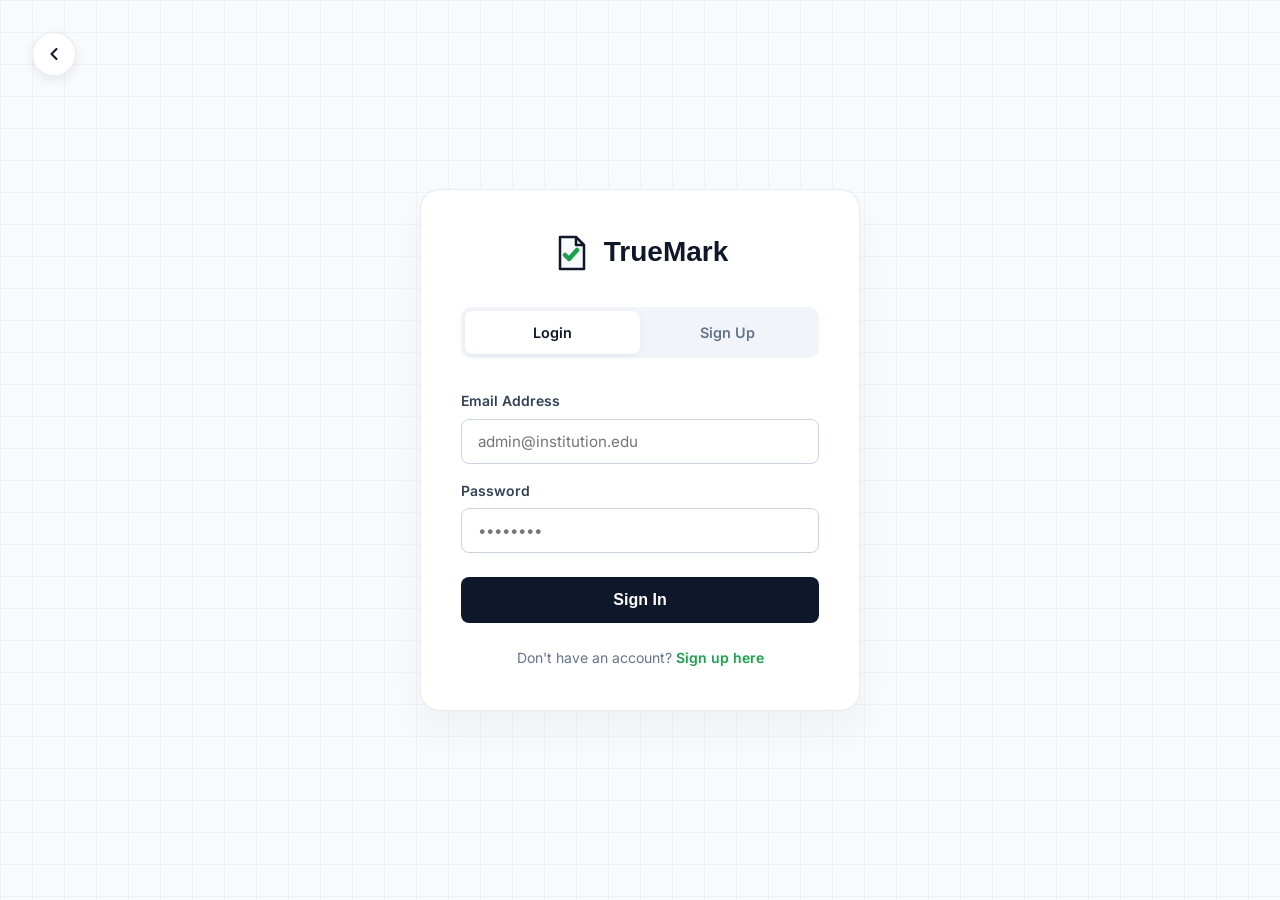
<file: frontend/login.html>
<!DOCTYPE html>
<html lang="en">
<head>
    <meta charset="UTF-8">
    <meta name="viewport" content="width=device-width, initial-scale=1.0">
    <title>Login - TrueMark</title>
    <link href="https://fonts.googleapis.com/css2?family=Inter:wght@400;500;600;700&family=Plus+Jakarta+Sans:wght@500;600;700;800&display=swap" rel="stylesheet">
    <link rel="stylesheet" href="assets/css/main.css">
    <style>
        body {
            background-color: #f8fafc;
            background-image: 
                linear-gradient(rgba(226, 232, 240, 0.4) 1px, transparent 1px),
                linear-gradient(90deg, rgba(226, 232, 240, 0.4) 1px, transparent 1px);
            background-size: 32px 32px;
            display: flex;
            align-items: center;
            justify-content: center;
            min-height: 100vh;
            margin: 0;
            font-family: var(--font-body);
        }
        
        .auth-container {
            background: rgba(255, 255, 255, 0.95);
            backdrop-filter: blur(12px);
            border: 1px solid rgba(226, 232, 240, 0.8);
            border-radius: 20px;
            box-shadow: 0 20px 40px rgba(0,0,0,0.04);
            width: 100%;
            max-width: 440px;
            padding: 40px;
            text-align: center;
            box-sizing: border-box;
        }

        .auth-logo {
            display: inline-flex;
            align-items: center;
            gap: 12px;
            text-decoration: none;
            margin-bottom: 32px;
        }

        .auth-logo span {
            font-family: var(--font-heading);
            font-weight: 800;
            font-size: 1.75rem;
            color: #0f172a;
        }

        .auth-tabs {
            display: flex;
            background: #f1f5f9;
            border-radius: 10px;
            padding: 4px;
            margin-bottom: 32px;
        }

        .auth-tab {
            flex: 1;
            padding: 10px 0;
            text-align: center;
            font-weight: 600;
            font-size: 0.9rem;
            color: #64748b;
            cursor: pointer;
            border-radius: 8px;
            transition: all 0.2s ease;
        }

        .auth-tab.active {
            background: white;
            color: #0f172a;
            box-shadow: 0 2px 8px rgba(0,0,0,0.05);
        }

        .auth-form {
            display: flex;
            flex-direction: column;
            gap: 16px;
            text-align: left;
        }

        .form-group label {
            display: block;
            font-size: 0.875rem;
            font-weight: 600;
            color: #334155;
            margin-bottom: 6px;
        }

        .form-group input {
            width: 100%;
            padding: 12px 16px;
            border: 1px solid #cbd5e1;
            border-radius: 8px;
            font-size: 0.95rem;
            font-family: inherit;
            color: #0f172a;
            outline: none;
            transition: all 0.2s ease;
            box-sizing: border-box;
        }

        .form-group input:focus {
            border-color: var(--primary);
            box-shadow: 0 0 0 3px rgba(22, 163, 74, 0.1);
        }

        .auth-btn {
            background: #0f172a;
            color: white;
            border: none;
            padding: 14px;
            font-size: 1rem;
            font-weight: 600;
            border-radius: 8px;
            cursor: pointer;
            transition: all 0.2s ease;
            margin-top: 8px;
            width: 100%;
        }

        .auth-btn:hover {
            background: #1e293b;
            transform: translateY(-1px);
        }

        .signup-fields {
            display: none;
        }

        .form-footer {
            margin-top: 24px;
            font-size: 0.875rem;
            color: #64748b;
        }
        .form-footer a {
            color: var(--primary);
            text-decoration: none;
            font-weight: 600;
        }
        .form-footer a:hover {
            text-decoration: underline;
        }

        .back-btn {
            display: flex;
            position: absolute;
            top: 32px;
            left: 32px;
            width: 44px;
            height: 44px;
            background: rgba(255, 255, 255, 0.95);
            backdrop-filter: blur(8px);
            border-radius: 50%;
            align-items: center;
            justify-content: center;
            color: #0f172a;
            text-decoration: none;
            box-shadow: 0 4px 12px rgba(0,0,0,0.08);
            z-index: 50;
            border: 1px solid rgba(226, 232, 240, 0.8);
            transition: all 0.2s ease;
        }

        .back-btn:hover {
            transform: translateY(-2px);
            box-shadow: 0 6px 16px rgba(0,0,0,0.1);
        }

        .back-btn:active {
            transform: translateY(0) scale(0.95);
            background: #f1f5f9;
        }

        @media (max-width: 480px) {
            .auth-container {
                padding: 24px;
                border-radius: 16px;
                margin: 16px;
                width: calc(100% - 32px);
                margin-top: 64px; /* Space for back button */
            }
            .auth-logo {
                font-size: 1.5rem;
            }
            .auth-logo svg {
                width: 32px;
                height: 32px;
            }
            .back-btn {
                top: 16px;
                left: 16px;
                width: 40px;
                height: 40px;
            }
        }
    </style>
</head>
<body>
    <!-- Back Button -->
    <a href="index.html" class="back-btn" aria-label="Go back to Home">
        <svg width="20" height="20" viewBox="0 0 24 24" fill="none" stroke="currentColor" stroke-width="2.5" stroke-linecap="round" stroke-linejoin="round"><path d="M15 18l-6-6 6-6"/></svg>
    </a>

    <!-- Toast Notifications Container -->
    <div id="toast-container" class="toast-container"></div>

    <div class="auth-container">
        <!-- Logo -->
        <a href="index.html" class="auth-logo">
            <svg viewBox="0 0 40 40" width="40" height="40" fill="none" xmlns="http://www.w3.org/2000/svg">
                <path d="M8 4 h 16 l 8 8 v 24 h -24 z" fill="#f8fafc" stroke="#0f172a" stroke-width="2.5" stroke-linejoin="round"/>
                <path d="M24 4 v 8 h 8" fill="none" stroke="#0f172a" stroke-width="2.5" stroke-linejoin="round"/>
                <path d="M13 22 l 4 4 l 8 -9" fill="none" stroke="#16a34a" stroke-width="4.5" stroke-linecap="round" stroke-linejoin="round"/>
            </svg>
            <span>TrueMark</span>
        </a>

        <!-- Tabs -->
        <div class="auth-tabs">
            <div class="auth-tab active" id="tab-login" onclick="switchMode('login')">Login</div>
            <div class="auth-tab" id="tab-signup" onclick="switchMode('signup')">Sign Up</div>
        </div>

        <!-- Form -->
        <form class="auth-form" onsubmit="handleAuth(event)">
            <div class="form-group signup-fields">
                <label>Institution Name</label>
                <input type="text" id="instName" placeholder="e.g. National Institute of Technology">
            </div>
            
            <div class="form-group">
                <label>Email Address</label>
                <input type="email" id="email" required placeholder="admin@institution.edu">
            </div>
            
            <div class="form-group">
                <label>Password</label>
                <input type="password" id="password" required placeholder="••••••••">
            </div>

            <button type="submit" class="auth-btn" id="submitBtn">Sign In</button>
        </form>

        <div class="form-footer" id="form-footer">
            Don't have an account? <a href="#" onclick="switchMode('signup'); return false;">Sign up here</a>
        </div>
    </div>

    <script src="assets/js/auth.js"></script>

    </body>

</html>
</file>
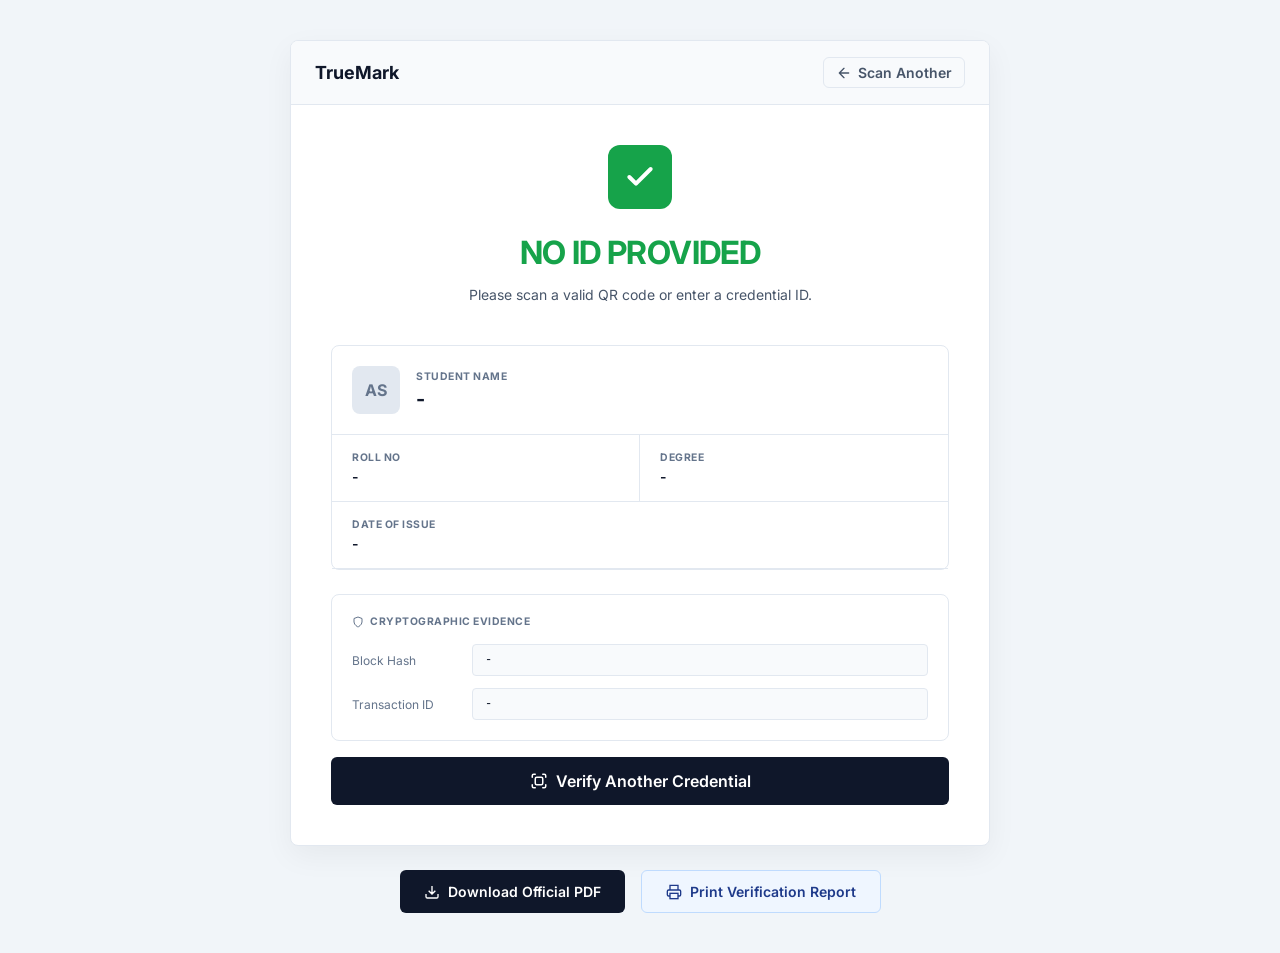
<file: frontend/verify-result.html>
<!DOCTYPE html>
<html lang="en">
<head>
    <meta charset="UTF-8">
    <meta name="viewport" content="width=device-width, initial-scale=1.0">
    <title>Verification Result - Authentic</title>
    <link href="https://fonts.googleapis.com/css2?family=Inter:wght@400;500;600;700&display=swap" rel="stylesheet">
    <style>
        * { box-sizing: border-box; margin: 0; padding: 0; font-family: 'Inter', sans-serif; }
        body { background-color: #f1f5f9; color: #0f172a; display: flex; flex-direction: column; align-items: center; padding: 40px 20px; }
        .result-container { background: white; width: 100%; max-width: 700px; border-radius: 8px; box-shadow: 0 10px 30px rgba(0,0,0,0.05); overflow: hidden; border: 1px solid #e2e8f0; margin-bottom: 24px; }
        .header { background: #f8fafc; padding: 16px 24px; border-bottom: 1px solid #e2e8f0; font-weight: 700; font-size: 1.125rem; }
        .content { padding: 40px; text-align: center; }
        
        .icon-success { width: 64px; height: 64px; background: #16a34a; border-radius: 12px; display: inline-flex; align-items: center; justify-content: center; margin-bottom: 24px; color: white; }
        .icon-success svg { width: 32px; height: 32px; }
        
        .status-title { font-size: 2rem; font-weight: 700; color: #16a34a; margin-bottom: 12px; letter-spacing: -0.02em; }
        .status-desc { font-size: 0.875rem; color: #475569; max-width: 400px; margin: 0 auto 40px; line-height: 1.5; }
        
        .details-card { border: 1px solid #e2e8f0; border-radius: 8px; text-align: left; margin-bottom: 24px; }
        .dc-header { padding: 20px; display: flex; align-items: center; gap: 16px; border-bottom: 1px solid #e2e8f0; }
        .dc-avatar { width: 48px; height: 48px; background: #e2e8f0; border-radius: 8px; overflow: hidden; display: flex; align-items: center; justify-content: center; font-weight: bold; color: #64748b; }
        .dc-name-label { font-size: 0.65rem; font-weight: 700; color: #64748b; margin-bottom: 4px; letter-spacing: 0.05em; }
        .dc-name-val { font-size: 1.25rem; font-weight: 700; }
        
        .dc-grid { display: grid; grid-template-columns: 1fr 1fr; border-bottom: 1px solid #e2e8f0; }
        .dc-cell { padding: 16px 20px; border-right: 1px solid #e2e8f0; }
        .dc-cell:last-child { border-right: none; }
        .dc-label { font-size: 0.65rem; font-weight: 700; color: #64748b; margin-bottom: 4px; display: flex; align-items: center; gap: 6px; letter-spacing: 0.05em; }
        .dc-val { font-size: 0.875rem; font-weight: 600; }
        .text-green { color: #16a34a; }
        
        .crypto-card { border: 1px solid #e2e8f0; border-radius: 8px; text-align: left; padding: 20px; }
        .crypto-title { font-size: 0.65rem; font-weight: 700; color: #64748b; margin-bottom: 16px; display: flex; align-items: center; gap: 6px; letter-spacing: 0.05em; }
        
        .crypto-row { display: flex; align-items: center; margin-bottom: 12px; }
        .crypto-row:last-child { margin-bottom: 0; }
        .cr-label { width: 120px; font-size: 0.75rem; color: #64748b; }
        .cr-val { flex: 1; background: #f8fafc; border: 1px solid #e2e8f0; padding: 8px 12px; border-radius: 4px; font-family: monospace; font-size: 0.75rem; display: flex; justify-content: space-between; align-items: center; }
        .cr-copy { cursor: pointer; color: #64748b; }
        .btn-back { display: inline-flex; align-items: center; gap: 6px; font-size: 0.875rem; font-weight: 600; color: #475569; text-decoration: none; padding: 6px 12px; border-radius: 6px; background: #f8fafc; transition: all 0.2s ease; border: 1px solid #e2e8f0; }
        .btn-back:hover { background: #e2e8f0; color: #0f172a; }
        .btn-primary { display: inline-flex; justify-content: center; align-items: center; gap: 8px; width: 100%; background: #0f172a; color: white; border: none; padding: 14px; border-radius: 6px; font-weight: 600; font-size: 1rem; cursor: pointer; text-decoration: none; margin-top: 16px; transition: background 0.2s; }
        .btn-primary:hover { background: #1e293b; }
        
        .actions { display: flex; justify-content: center; gap: 16px; }
        .btn-dark { background: #0f172a; color: white; padding: 12px 24px; border-radius: 6px; font-weight: 600; text-decoration: none; border: none; font-size: 0.875rem; display: flex; align-items: center; gap: 8px; cursor: pointer; }
        .btn-light { background: #eff6ff; color: #1e3a8a; padding: 12px 24px; border-radius: 6px; font-weight: 600; text-decoration: none; border: 1px solid #bfdbfe; font-size: 0.875rem; display: flex; align-items: center; gap: 8px; cursor: pointer; }
        
        @media (max-width: 480px) {
            .btn-back span { display: none; }
            .btn-back { padding: 10px; border-radius: 50%; }
            .btn-back svg { margin: 0; }
            .dc-grid { grid-template-columns: 1fr; }
            .dc-cell { border-right: none; border-bottom: 1px solid #e2e8f0; }
            .dc-cell:last-child { border-bottom: none; }
            .actions { flex-direction: column; }
            .actions button { width: 100%; justify-content: center; }
            .crypto-row { flex-direction: column; align-items: flex-start; gap: 6px; }
            .cr-val { width: 100%; box-sizing: border-box; }
            .header { padding: 12px 16px; }
            .content { padding: 24px; }
        }
    </style>
</head>
<body>
    
    <div class="result-container">
        <div class="header" style="display: flex; justify-content: space-between; align-items: center;">
            <span>TrueMark</span>
            <a href="verify.html" class="btn-back">
                <svg width="16" height="16" viewBox="0 0 24 24" fill="none" stroke="currentColor" stroke-width="2" stroke-linecap="round" stroke-linejoin="round"><path d="M19 12H5M12 19l-7-7 7-7"/></svg>
                <span>Scan Another</span>
            </a>
        </div>
        <div class="content">
            <div class="icon-success">
                <svg viewBox="0 0 24 24" fill="none" stroke="currentColor" stroke-width="3" stroke-linecap="round" stroke-linejoin="round"><polyline points="20 6 9 17 4 12"/></svg>
            </div>
            
            <h1 class="status-title" id="vr-status-title">Loading...</h1>
            <p class="status-desc" id="vr-status-desc">Fetching cryptographic proof from the ledger...</p>
            
            <div class="details-card">
                <div class="dc-header">
                    <div class="dc-avatar">AS</div>
                    <div>
                        <div class="dc-name-label">STUDENT NAME</div>
                        <div class="dc-name-val" id="vr-student-name">-</div>
                    </div>
                </div>
                <div class="dc-grid">
                    <div class="dc-cell">
                        <div class="dc-label">ROLL NO</div>
                        <div class="dc-val" id="vr-roll-no">-</div>
                    </div>
                    <div class="dc-cell">
                        <div class="dc-label">DEGREE</div>
                        <div class="dc-val" id="vr-degree">-</div>
                    </div>
                </div>
                <div class="dc-grid">
                    <div class="dc-cell" style="grid-column: 1 / -1;">
                        <div class="dc-label">DATE OF ISSUE</div>
                        <div class="dc-val" id="vr-issue-date">-</div>
                    </div>
                </div>
                <div id="vr-custom-fields-container"></div>
            </div>
            
            <div class="crypto-card">
                <div class="crypto-title">
                    <svg width="12" height="12" viewBox="0 0 24 24" fill="none" stroke="currentColor" stroke-width="2"><path d="M12 22s8-4 8-10V5l-8-3-8 3v7c0 6 8 10 8 10z"/></svg>
                    CRYPTOGRAPHIC EVIDENCE
                </div>
                <div class="crypto-row">
                    <div class="cr-label">Block Hash</div>
                    <div class="cr-val" id="vr-block-hash" style="word-break: break-all;">
                        -
                    </div>
                </div>
                <div class="crypto-row">
                    <div class="cr-label">Transaction ID</div>
                    <div class="cr-val" id="vr-cred-id" style="word-break: break-all;">
                        -
                    </div>
                </div>
            </div>
            
            <a href="verify.html" class="btn-primary">
                <svg width="18" height="18" viewBox="0 0 24 24" fill="none" stroke="currentColor" stroke-width="2" stroke-linecap="round" stroke-linejoin="round"><path d="M3 7V5c0-1.1.9-2 2-2h2"/><path d="M17 3h2c1.1 0 2 .9 2 2v2"/><path d="M21 17v2c0 1.1-.9 2-2 2h-2"/><path d="M7 21H5c-1.1 0-2-.9-2-2v-2"/><rect x="7" y="7" width="10" height="10" rx="2"/></svg>
                Verify Another Credential
            </a>
        </div>
    </div>
    
    <div class="actions">
        <button class="btn-dark" onclick="downloadOfficialPDF()">
            <svg width="16" height="16" viewBox="0 0 24 24" fill="none" stroke="currentColor" stroke-width="2"><path d="M21 15v4a2 2 0 01-2 2H5a2 2 0 01-2-2v-4M7 10l5 5 5-5M12 15V3"/></svg>
            Download Official PDF
        </button>
        <button class="btn-light" onclick="window.print()">
            <svg width="16" height="16" viewBox="0 0 24 24" fill="none" stroke="currentColor" stroke-width="2"><polyline points="6 9 6 2 18 2 18 9"/><path d="M6 18H4a2 2 0 01-2-2v-5a2 2 0 012-2h16a2 2 0 012 2v5a2 2 0 01-2 2h-2"/><rect x="6" y="14" width="12" height="8"/></svg>
            Print Verification Report
        </button>
    </div>


    <script>
        const isLocal = window.location.hostname === '127.0.0.1' || 
                        window.location.hostname === 'localhost' ||
                        window.location.hostname.startsWith('192.168.') ||
                        window.location.hostname.startsWith('10.') ||
                        window.location.protocol === 'file:';

        const API_BASE_URL = isLocal 
            ? (window.location.hostname ? `http://${window.location.hostname}:8000` : 'http://127.0.0.1:8000')
            : 'https://truemark-backend-sih.onrender.com';

        let isCredentialValid = false;

        async function fetchVerification() {
            const params = new URLSearchParams(window.location.search);
            const id = params.get('id');
            
            if (!id) {
                document.getElementById('vr-status-title').textContent = "NO ID PROVIDED";
                document.getElementById('vr-status-desc').textContent = "Please scan a valid QR code or enter a credential ID.";
                return;
            }

            try {
                const response = await fetch(`${API_BASE_URL}/verify/${id}`);
                if (!response.ok) throw new Error("Not Found");
                
                const data = await response.json();
                
                document.getElementById('vr-student-name').textContent = data.credential?.student_name || '-';
                document.getElementById('vr-roll-no').textContent = data.credential?.roll_no || '-';
                document.getElementById('vr-degree').textContent = data.credential?.degree || '-';
                document.getElementById('vr-issue-date').textContent = data.credential?.issue_date || '-';
                
                // Inject any other custom fields
                const cfContainer = document.getElementById('vr-custom-fields-container');
                cfContainer.innerHTML = '';
                if (data.credential?.custom_fields) {
                    for (const [key, val] of Object.entries(data.credential.custom_fields)) {
                        const label = key.replace(/_/g, ' ').toUpperCase();
                        cfContainer.innerHTML += `
                            <div class="dc-grid" style="margin-top: 24px; padding-top: 24px; border-top: 1px solid var(--gray-200);">
                                <div class="dc-cell" style="grid-column: 1 / -1;">
                                    <div class="dc-label">${label}</div>
                                    <div class="dc-val" style="color: var(--primary);">${val}</div>
                                </div>
                            </div>
                        `;
                    }
                }

                document.getElementById('vr-block-hash').textContent = data.hash_valid ? 'Valid (SHA-256 Verified)' : 'Invalid';
                document.getElementById('vr-cred-id').textContent = id;
                
                const title = document.getElementById('vr-status-title');
                const desc = document.getElementById('vr-status-desc');
                const icon = document.querySelector('.icon-success');
                
                if (data.status === 'VALID') {
                    isCredentialValid = true;
                    title.textContent = "CREDENTIAL VERIFIED";
                    title.style.color = "#16a34a";
                    icon.style.background = "#16a34a";
                    icon.innerHTML = `<svg viewBox="0 0 24 24" fill="none" stroke="currentColor" stroke-width="3" stroke-linecap="round" stroke-linejoin="round"><polyline points="20 6 9 17 4 12"/></svg>`;
                    desc.textContent = `This document matches the blockchain ledger and was officially signed by ${data.credential?.institution_name}.`;
                } else if (data.status === 'REVOKED') {
                    title.textContent = "CREDENTIAL REVOKED";
                    title.style.color = "#dc2626";
                    icon.style.background = "#dc2626";
                    icon.innerHTML = `<svg viewBox="0 0 24 24" fill="none" stroke="currentColor" stroke-width="3" stroke-linecap="round" stroke-linejoin="round"><circle cx="12" cy="12" r="10"/><line x1="15" y1="9" x2="9" y2="15"/><line x1="9" y1="9" x2="15" y2="15"/></svg>`;
                    desc.textContent = `This credential was revoked on ${new Date(data.revocation?.revoked_at).toLocaleDateString()}. Reason: ${data.revocation?.reason}`;
                } else {
                    title.textContent = "TAMPERED / INVALID";
                    title.style.color = "#dc2626";
                    icon.style.background = "#dc2626";
                    icon.innerHTML = `<svg viewBox="0 0 24 24" fill="none" stroke="currentColor" stroke-width="3" stroke-linecap="round" stroke-linejoin="round"><path d="M10.29 3.86L1.82 18a2 2 0 0 0 1.71 3h16.94a2 2 0 0 0 1.71-3L13.71 3.86a2 2 0 0 0-3.42 0z"/><line x1="12" y1="9" x2="12" y2="13"/><line x1="12" y1="17" x2="12.01" y2="17"/></svg>`;
                    desc.textContent = "Cryptographic verification failed. This document is not authentic.";
                }
            } catch (err) {
                const title = document.getElementById('vr-status-title');
                title.textContent = "NOT FOUND";
                title.style.color = "#dc2626";
                document.getElementById('vr-status-desc').textContent = "The credential ID does not exist in the registry.";
                const icon = document.querySelector('.icon-success');
                icon.style.background = "#dc2626";
                icon.innerHTML = `<svg viewBox="0 0 24 24" fill="none" stroke="currentColor" stroke-width="3" stroke-linecap="round" stroke-linejoin="round"><circle cx="12" cy="12" r="10"/><line x1="12" y1="8" x2="12" y2="12"/><line x1="12" y1="16" x2="12.01" y2="16"/></svg>`;
            }
        }
        
        function downloadOfficialPDF() {
            if (!isCredentialValid) {
                alert("Cannot download: This credential could not be verified as valid and active.");
                return;
            }
            const params = new URLSearchParams(window.location.search);
            const id = params.get('id');
            if (id) {
                window.open(`${API_BASE_URL}/credentials/${id}/certificate`, '_blank');
            } else {
                alert("No credential ID available to download.");
            }
        }
        
        window.onload = fetchVerification;
    </script>
    </body>

</html>
</file>
<file: frontend/assets/css/main.css>
@import url('base.css');
@import url('components.css');
@import url('layout.css');
@import url('pages/landing.css');
</file>
